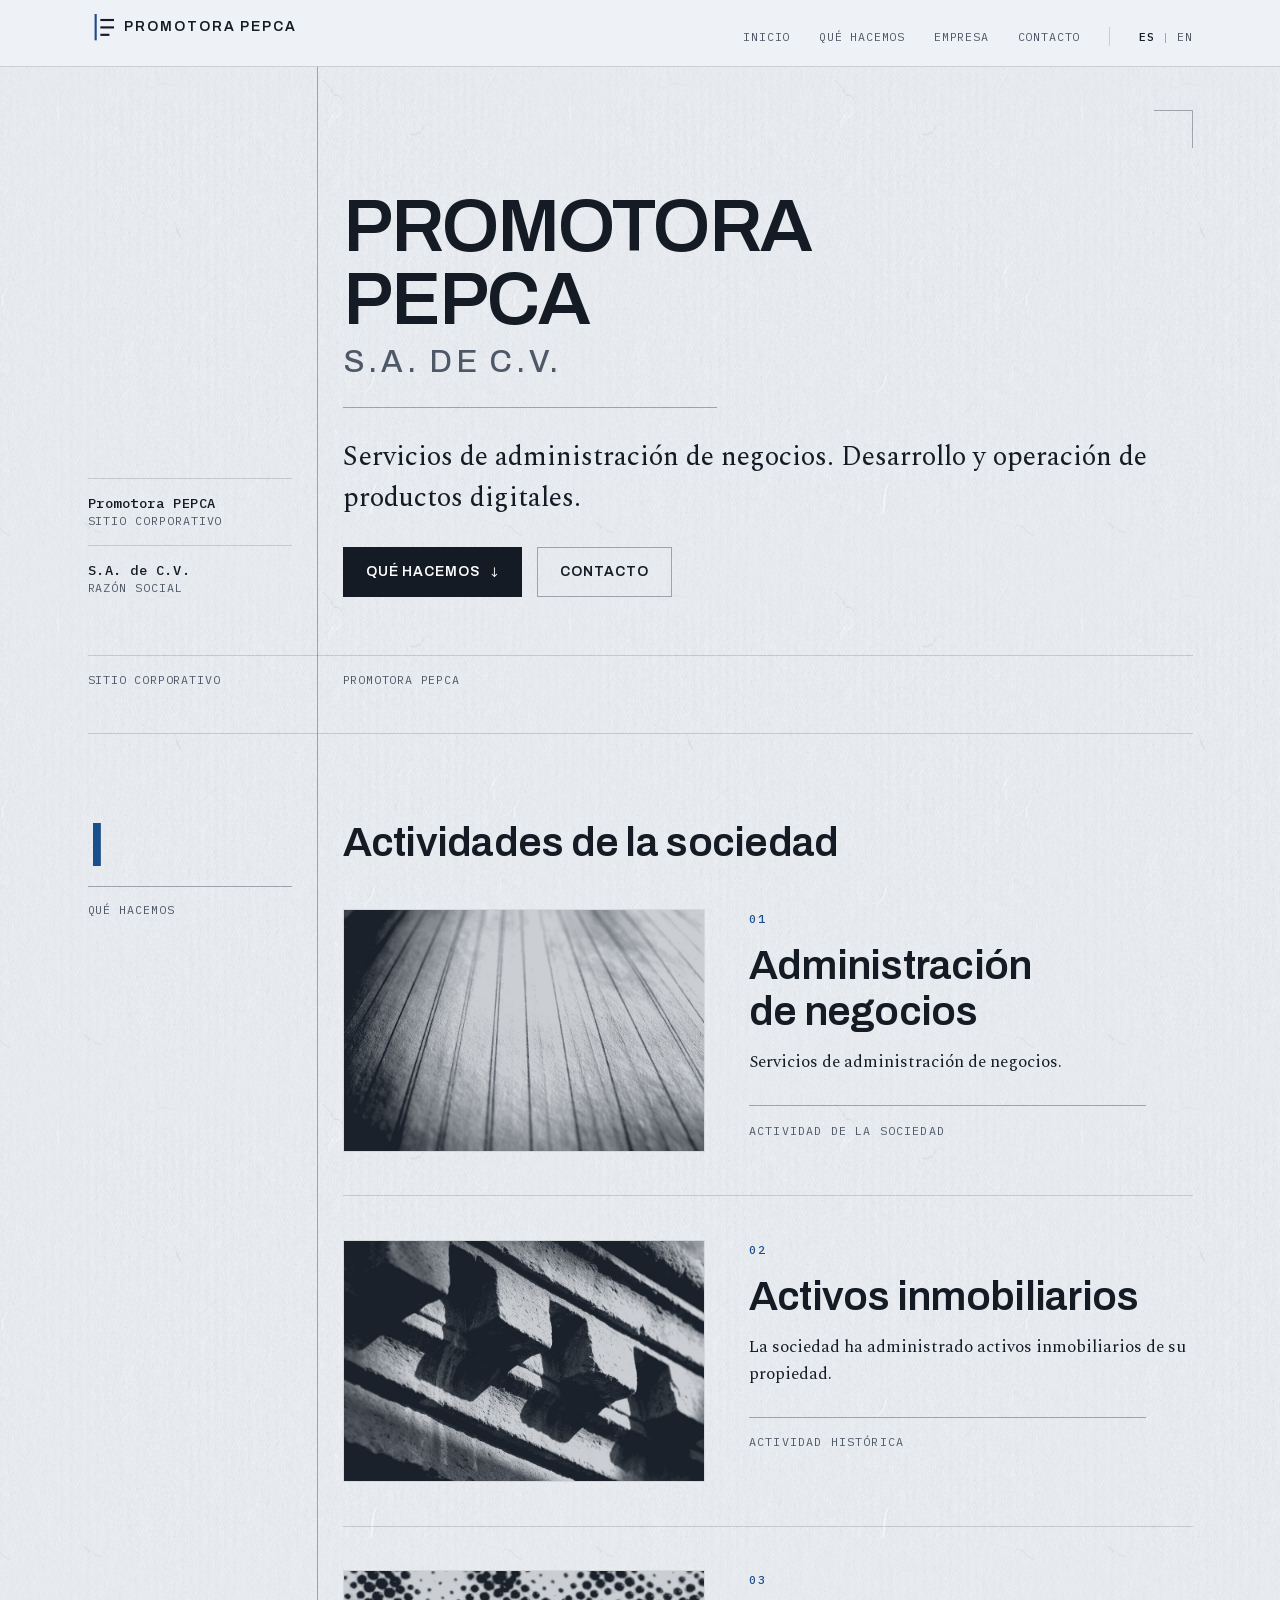
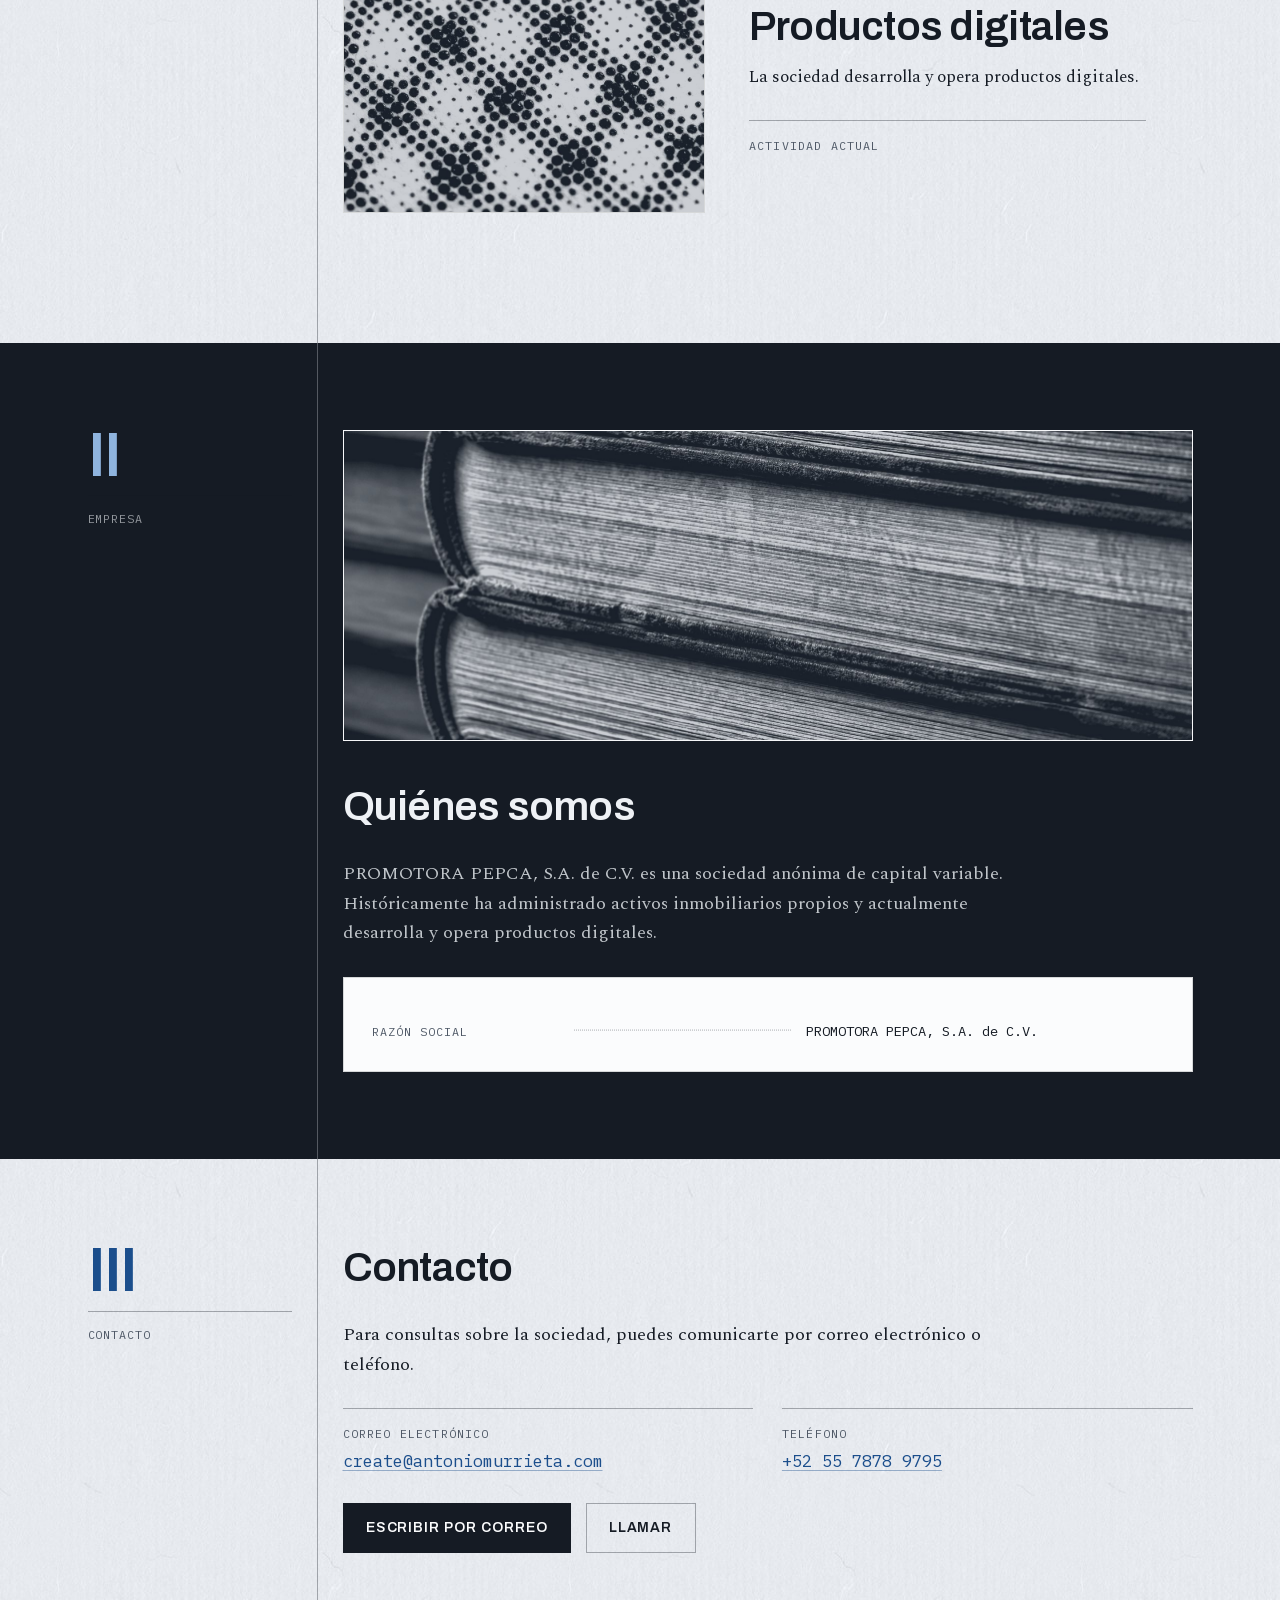
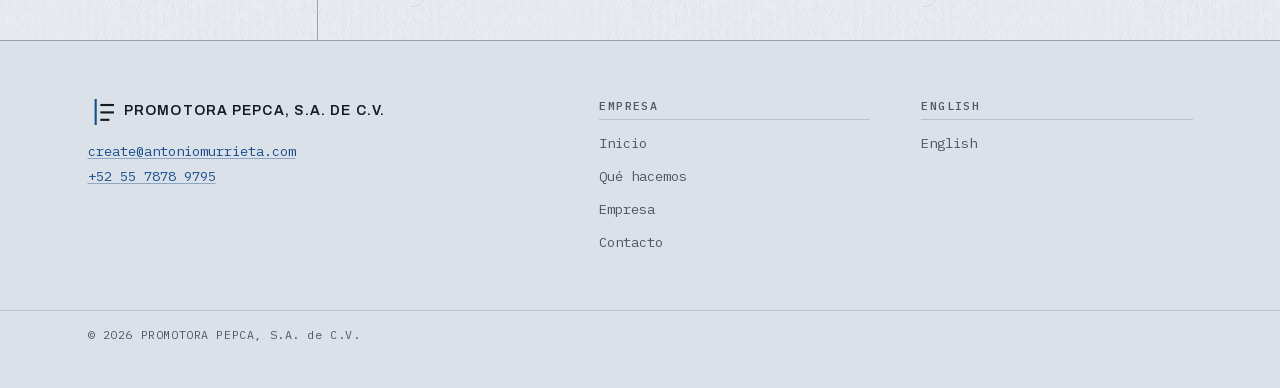
<file: index.html>
<!DOCTYPE html>
<html lang="es">
<head>
<meta charset="utf-8">
<meta name="viewport" content="width=device-width, initial-scale=1">
<title>PROMOTORA PEPCA, S.A. de C.V. — Sitio corporativo</title>
<meta name="description" content="PROMOTORA PEPCA, S.A. de C.V. Servicios de administración de negocios y desarrollo de productos digitales.">
<link rel="canonical" href="https://promotorapepca.com/">
<link rel="alternate" hreflang="es" href="https://promotorapepca.com/">
<link rel="alternate" hreflang="en" href="https://promotorapepca.com/en/">
<link rel="alternate" hreflang="x-default" href="https://promotorapepca.com/">
<link rel="stylesheet" href="css/pepca.css">
<link rel="icon" href="favicon.svg" type="image/svg+xml">
<link rel="apple-touch-icon" href="img/icono-180.png">
<meta property="og:type" content="website">
<meta property="og:site_name" content="Promotora PEPCA">
<meta property="og:locale" content="es_MX">
<meta property="og:url" content="https://promotorapepca.com/">
<meta property="og:title" content="PROMOTORA PEPCA, S.A. de C.V.">
<meta property="og:description" content="PROMOTORA PEPCA, S.A. de C.V. Servicios de administración de negocios y desarrollo de productos digitales.">
<meta property="og:image" content="https://promotorapepca.com/img/icono-180.png">
<meta property="og:image:width" content="180">
<meta property="og:image:height" content="180">
<meta name="twitter:card" content="summary">
<script type="application/ld+json">{
  "@context": "https://schema.org",
  "@type": "Organization",
  "name": "Promotora PEPCA",
  "legalName": "PROMOTORA PEPCA, S.A. de C.V.",
  "url": "https://promotorapepca.com/",
  "description": "PROMOTORA PEPCA, S.A. de C.V. Servicios de administración de negocios y desarrollo de productos digitales.",
  "email": "create@antoniomurrieta.com",
  "telephone": "+525578789795",
  "contactPoint": [
    {
      "@type": "ContactPoint",
      "contactType": "general enquiries",
      "email": "create@antoniomurrieta.com",
      "telephone": "+525578789795",
      "availableLanguage": [
        "es",
        "en"
      ]
    }
  ]
}</script>
</head>
<body>
<a class="saltar" href="#contenido">Saltar al contenido</a>
<header class="encabezado">
 <div class="encabezado-int">
  <a class="marca-grupo" href="./"><svg class="logo" viewBox="0 0 32 32" aria-hidden="true" focusable="false"><rect x="8" y="0" width="2.6" height="32" fill="#1b4e8c"/><rect x="15" y="6" width="17" height="2.6" fill="#151b24"/><rect x="15" y="15" width="17" height="2.6" fill="#151b24"/><rect x="15" y="24" width="11" height="2.6" fill="#151b24"/></svg><span class="marca-texto">Promotora PEPCA</span></a>
  <nav class="nav" aria-label="Inicio">
   <a href="#contenido">Inicio</a>
   <a href="#actividades">Qué hacemos</a>
   <a href="#empresa">Empresa</a>
   <a href="#contacto">Contacto</a>
  </nav>
  <div class="idioma">
   <span aria-current="page">ES</span><span class="idioma-sep" aria-hidden="true">|</span>
   <a href="en/" lang="en" hreflang="en">EN</a>
  </div>
 </div>
</header>
<main id="contenido">
 <div class="hoja">
  <section class="hero" aria-labelledby="razon-social">
   <div class="hero-margen">
    <span class="constante entra e1"><b>Promotora PEPCA</b>Sitio corporativo</span>
    <span class="constante entra e2"><b>S.A. de C.V.</b>Razón social</span>
   </div>
   <div class="hero-cuerpo">
    <h1 class="razon entra e1" id="razon-social"><span>Promotora</span><span>PEPCA</span><span class="razon-tipo">S.A. de C.V.</span></h1>
    <div class="filete" role="presentation"></div>
    <p class="hero-texto entra e3">Servicios de administración de negocios. Desarrollo y operación de productos digitales.</p>
    <div class="acciones entra e4">
     <a class="boton" href="#actividades">Qué hacemos <span class="flecha" aria-hidden="true">&#8595;</span></a>
     <a class="boton boton-linea" href="#contacto">Contacto</a>
    </div>
   </div>
   <div class="hero-pie entra e4"><span>Sitio corporativo</span><div class="hero-pie-resto"><span>Promotora PEPCA</span></div></div>
  </section>
  <section class="fila" id="actividades" aria-labelledby="t-actividades">
   <div class="margen"><span class="clausula">I</span><span class="rotulo">Qué hacemos</span></div>
   <div class="cuerpo"><h2 class="titulo" id="t-actividades">Actividades de la sociedad</h2><div class="actividades"><article class="actividad">
 <img class="actividad-lamina" src="img/act-01.jpg" alt="" role="presentation" width="900" height="600" loading="lazy" decoding="async">
 <div><span class="actividad-num">01</span><h3 class="actividad-titulo">Administración de negocios</h3><p>Servicios de administración de negocios.</p><span class="actividad-estado">Actividad de la sociedad</span></div>
</article>
<article class="actividad">
 <img class="actividad-lamina" src="img/act-02.jpg" alt="" role="presentation" width="900" height="600" loading="lazy" decoding="async">
 <div><span class="actividad-num">02</span><h3 class="actividad-titulo">Activos inmobiliarios</h3><p>La sociedad ha administrado activos inmobiliarios de su propiedad.</p><span class="actividad-estado">Actividad histórica</span></div>
</article>
<article class="actividad">
 <img class="actividad-lamina" src="img/act-03.jpg" alt="" role="presentation" width="900" height="600" loading="lazy" decoding="async">
 <div><span class="actividad-num">03</span><h3 class="actividad-titulo">Productos digitales</h3><p>La sociedad desarrolla y opera productos digitales.</p><span class="actividad-estado">Actividad actual</span></div>
</article></div></div>
  </section>
 </div>
 <div class="banda oscuro"><div class="hoja">
  <section class="fila" id="empresa" aria-labelledby="t-empresa">
   <div class="margen"><span class="clausula">II</span><span class="rotulo">Empresa</span></div>
   <div class="cuerpo prosa">
    <img class="lamina" src="img/volumenes.jpg" alt="" role="presentation" width="1700" height="620" loading="lazy" decoding="async">
    <h2 class="titulo" id="t-empresa">Quiénes somos</h2>
    <p>PROMOTORA PEPCA, S.A. de C.V. es una sociedad anónima de capital variable. Históricamente ha administrado activos inmobiliarios propios y actualmente desarrolla y opera productos digitales.</p>
    <dl class="registro" itemscope itemtype="https://schema.org/Organization">
     <div class="registro-fila"><dt>Razón social</dt><span class="registro-guia" aria-hidden="true"></span><dd itemprop="legalName">PROMOTORA PEPCA, S.A. de C.V.</dd></div>
    </dl>
   </div>
  </section>
 </div></div>
 <div class="hoja">
  <section class="fila" id="contacto" aria-labelledby="t-contacto">
   <div class="margen"><span class="clausula">III</span><span class="rotulo">Contacto</span></div>
   <div class="cuerpo">
    <h2 class="titulo" id="t-contacto">Contacto</h2><p>Para consultas sobre la sociedad, puedes comunicarte por correo electrónico o teléfono.</p>
    <dl class="contacto-directo">
     <div class="contacto-campo"><dt>Correo electrónico</dt><dd><a href="mailto:create@antoniomurrieta.com">create@antoniomurrieta.com</a></dd></div>
     <div class="contacto-campo"><dt>Teléfono</dt><dd><a href="tel:+525578789795">+52 55 7878 9795</a></dd></div>
    </dl>
    <div class="acciones"><a class="boton" href="mailto:create@antoniomurrieta.com">Escribir por correo</a><a class="boton boton-linea" href="tel:+525578789795">Llamar</a></div>
   </div>
  </section>
 </div>
</main>
<footer class="pie">
 <div class="pie-int">
  <div class="pie-col"><div class="pie-marca"><svg class="logo" viewBox="0 0 32 32" aria-hidden="true" focusable="false"><rect x="8" y="0" width="2.6" height="32" fill="#1b4e8c"/><rect x="15" y="6" width="17" height="2.6" fill="#151b24"/><rect x="15" y="15" width="17" height="2.6" fill="#151b24"/><rect x="15" y="24" width="11" height="2.6" fill="#151b24"/></svg><span class="pie-razon">PROMOTORA PEPCA, S.A. de C.V.</span></div><address class="pie-datos"><a href="mailto:create@antoniomurrieta.com">create@antoniomurrieta.com</a><br><a href="tel:+525578789795">+52 55 7878 9795</a></address></div>
  <div class="pie-col"><h2>Empresa</h2><ul class="pie-lista"><li><a href="#contenido">Inicio</a></li><li><a href="#actividades">Qué hacemos</a></li><li><a href="#empresa">Empresa</a></li><li><a href="#contacto">Contacto</a></li></ul></div>
  <div class="pie-col"><h2>English</h2><ul class="pie-lista"><li><a href="en/" lang="en" hreflang="en">English</a></li></ul></div>
 </div>
 <div class="pie-legal"><div class="pie-legal-int"><span>&copy; 2026 PROMOTORA PEPCA, S.A. de C.V.</span></div></div>
</footer>
</body>
</html>
</file>
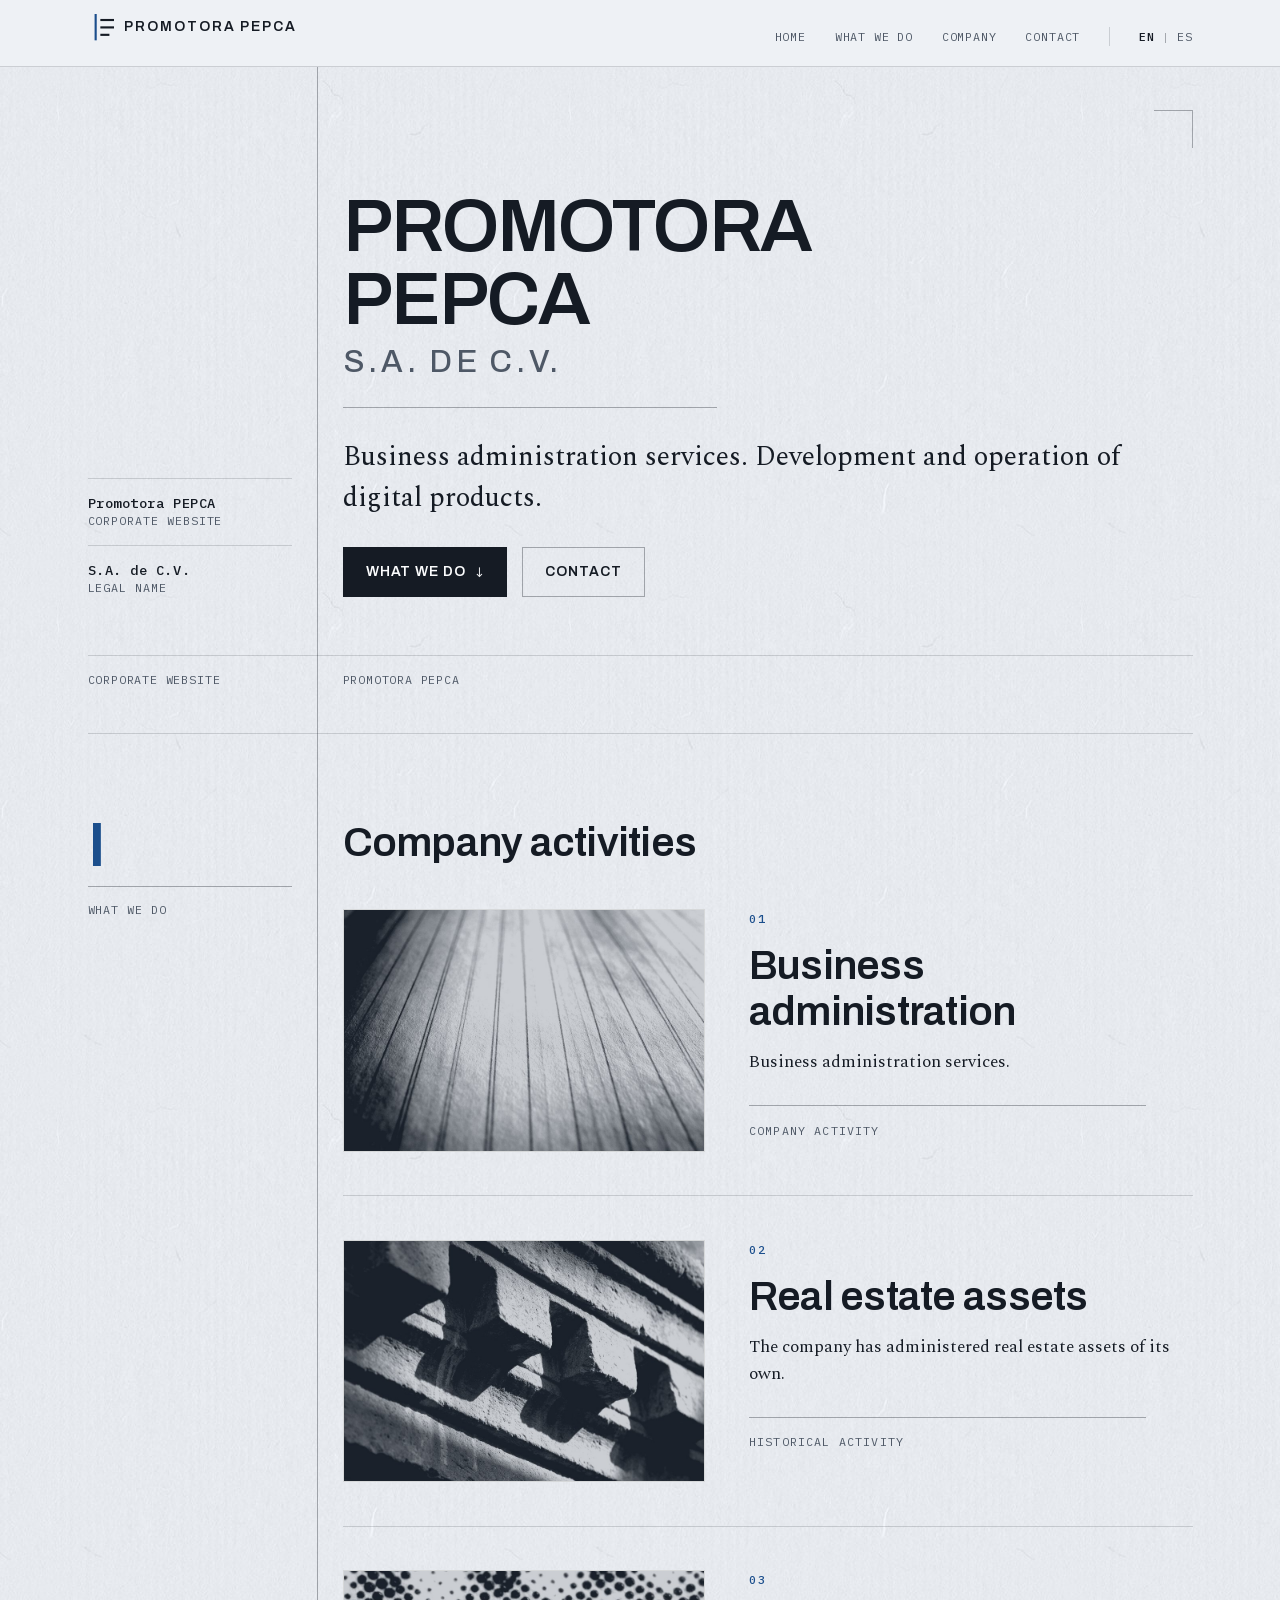
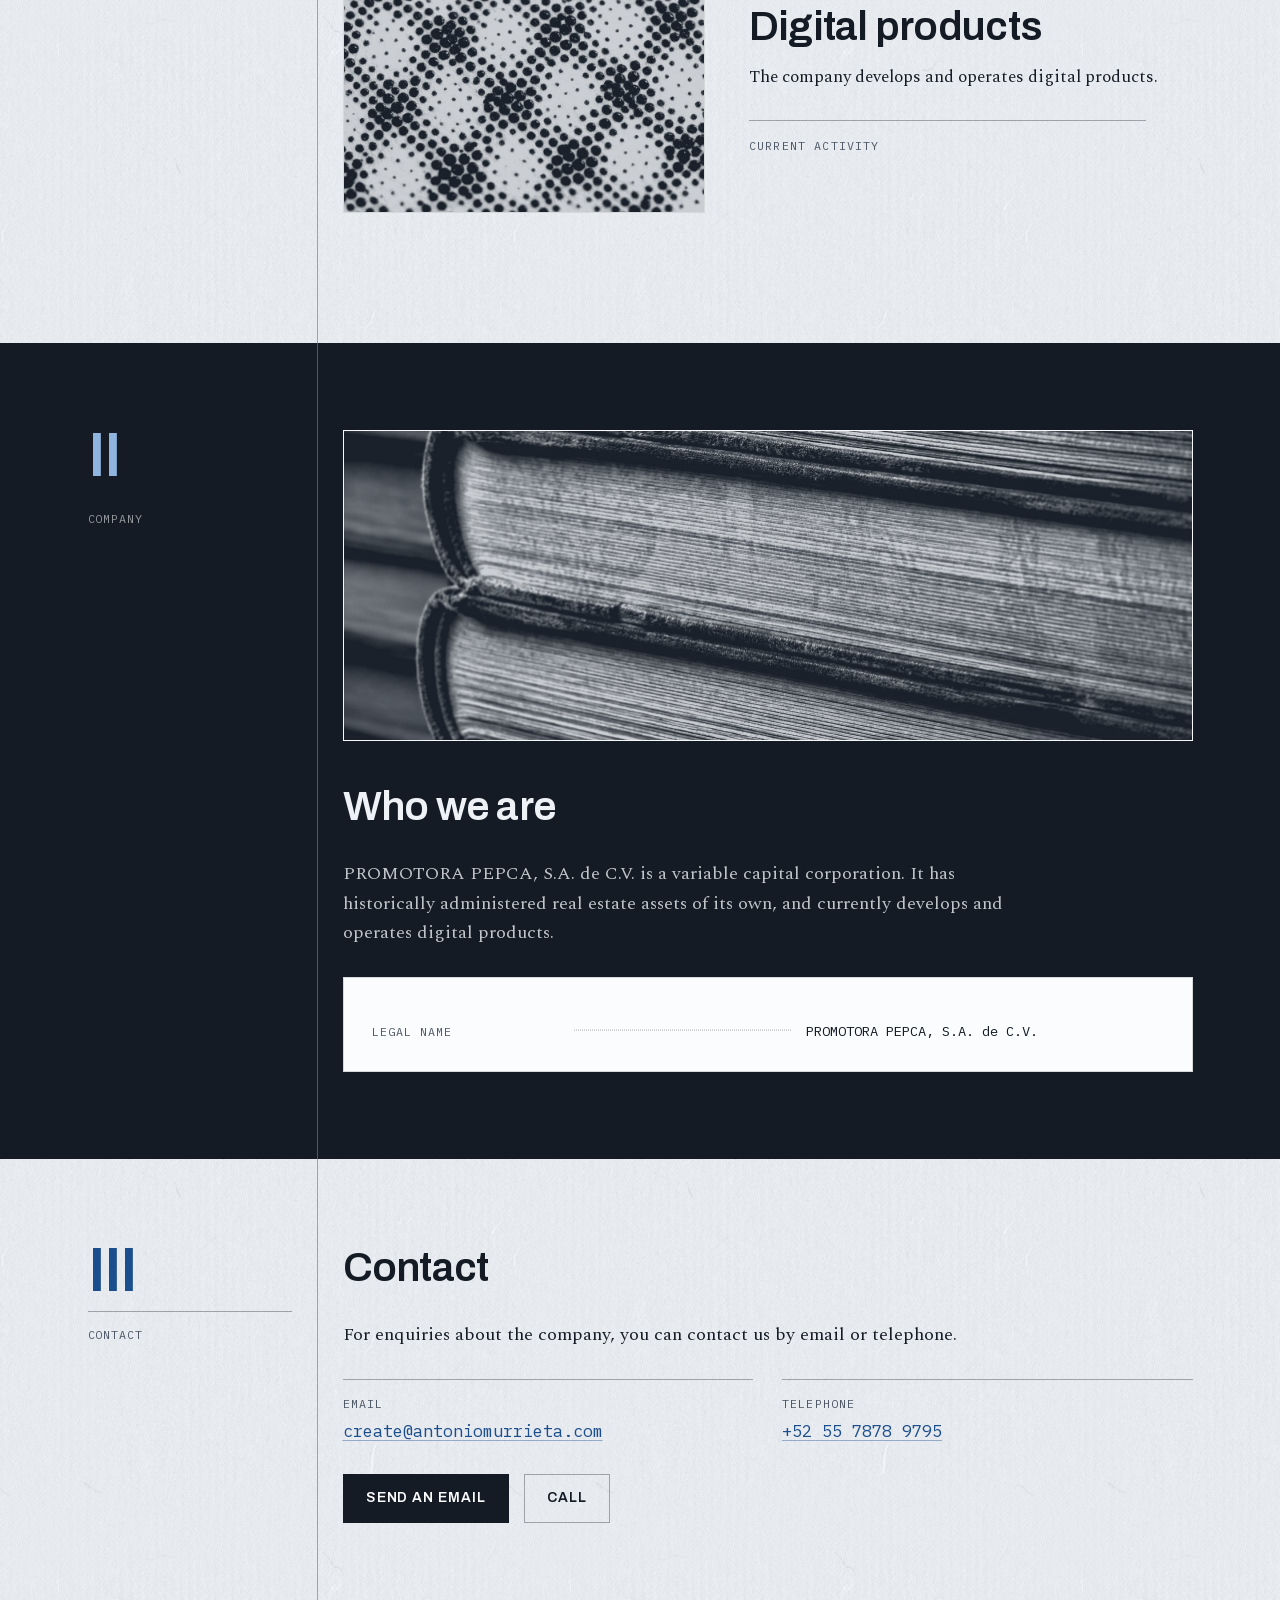
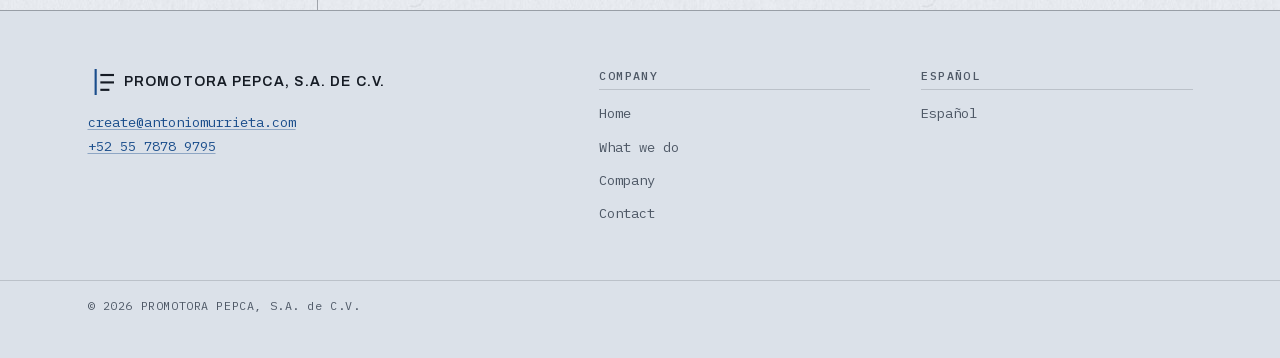
<file: en/index.html>
<!DOCTYPE html>
<html lang="en">
<head>
<meta charset="utf-8">
<meta name="viewport" content="width=device-width, initial-scale=1">
<title>PROMOTORA PEPCA, S.A. de C.V. — Corporate website</title>
<meta name="description" content="PROMOTORA PEPCA, S.A. de C.V. Business administration services and digital product development.">
<link rel="canonical" href="https://promotorapepca.com/en/">
<link rel="alternate" hreflang="es" href="https://promotorapepca.com/">
<link rel="alternate" hreflang="en" href="https://promotorapepca.com/en/">
<link rel="alternate" hreflang="x-default" href="https://promotorapepca.com/">
<link rel="stylesheet" href="../css/pepca.css">
<link rel="icon" href="../favicon.svg" type="image/svg+xml">
<link rel="apple-touch-icon" href="../img/icono-180.png">
<meta property="og:type" content="website">
<meta property="og:site_name" content="Promotora PEPCA">
<meta property="og:locale" content="en_US">
<meta property="og:url" content="https://promotorapepca.com/en/">
<meta property="og:title" content="PROMOTORA PEPCA, S.A. de C.V.">
<meta property="og:description" content="PROMOTORA PEPCA, S.A. de C.V. Business administration services and digital product development.">
<meta property="og:image" content="https://promotorapepca.com/img/icono-180.png">
<meta property="og:image:width" content="180">
<meta property="og:image:height" content="180">
<meta name="twitter:card" content="summary">
<script type="application/ld+json">{
  "@context": "https://schema.org",
  "@type": "Organization",
  "name": "Promotora PEPCA",
  "legalName": "PROMOTORA PEPCA, S.A. de C.V.",
  "url": "https://promotorapepca.com/",
  "description": "PROMOTORA PEPCA, S.A. de C.V. Business administration services and digital product development.",
  "email": "create@antoniomurrieta.com",
  "telephone": "+525578789795",
  "contactPoint": [
    {
      "@type": "ContactPoint",
      "contactType": "general enquiries",
      "email": "create@antoniomurrieta.com",
      "telephone": "+525578789795",
      "availableLanguage": [
        "es",
        "en"
      ]
    }
  ]
}</script>
</head>
<body>
<a class="saltar" href="#contenido">Skip to content</a>
<header class="encabezado">
 <div class="encabezado-int">
  <a class="marca-grupo" href="./"><svg class="logo" viewBox="0 0 32 32" aria-hidden="true" focusable="false"><rect x="8" y="0" width="2.6" height="32" fill="#1b4e8c"/><rect x="15" y="6" width="17" height="2.6" fill="#151b24"/><rect x="15" y="15" width="17" height="2.6" fill="#151b24"/><rect x="15" y="24" width="11" height="2.6" fill="#151b24"/></svg><span class="marca-texto">Promotora PEPCA</span></a>
  <nav class="nav" aria-label="Home">
   <a href="#contenido">Home</a>
   <a href="#actividades">What we do</a>
   <a href="#empresa">Company</a>
   <a href="#contacto">Contact</a>
  </nav>
  <div class="idioma">
   <span aria-current="page">EN</span><span class="idioma-sep" aria-hidden="true">|</span>
   <a href="../" lang="es" hreflang="es">ES</a>
  </div>
 </div>
</header>
<main id="contenido">
 <div class="hoja">
  <section class="hero" aria-labelledby="razon-social">
   <div class="hero-margen">
    <span class="constante entra e1"><b>Promotora PEPCA</b>Corporate website</span>
    <span class="constante entra e2"><b>S.A. de C.V.</b>Legal name</span>
   </div>
   <div class="hero-cuerpo">
    <h1 class="razon entra e1" id="razon-social"><span>Promotora</span><span>PEPCA</span><span class="razon-tipo">S.A. de C.V.</span></h1>
    <div class="filete" role="presentation"></div>
    <p class="hero-texto entra e3">Business administration services. Development and operation of digital products.</p>
    <div class="acciones entra e4">
     <a class="boton" href="#actividades">What we do <span class="flecha" aria-hidden="true">&#8595;</span></a>
     <a class="boton boton-linea" href="#contacto">Contact</a>
    </div>
   </div>
   <div class="hero-pie entra e4"><span>Corporate website</span><div class="hero-pie-resto"><span>Promotora PEPCA</span></div></div>
  </section>
  <section class="fila" id="actividades" aria-labelledby="t-actividades">
   <div class="margen"><span class="clausula">I</span><span class="rotulo">What we do</span></div>
   <div class="cuerpo"><h2 class="titulo" id="t-actividades">Company activities</h2><div class="actividades"><article class="actividad">
 <img class="actividad-lamina" src="../img/act-01.jpg" alt="" role="presentation" width="900" height="600" loading="lazy" decoding="async">
 <div><span class="actividad-num">01</span><h3 class="actividad-titulo">Business administration</h3><p>Business administration services.</p><span class="actividad-estado">Company activity</span></div>
</article>
<article class="actividad">
 <img class="actividad-lamina" src="../img/act-02.jpg" alt="" role="presentation" width="900" height="600" loading="lazy" decoding="async">
 <div><span class="actividad-num">02</span><h3 class="actividad-titulo">Real estate assets</h3><p>The company has administered real estate assets of its own.</p><span class="actividad-estado">Historical activity</span></div>
</article>
<article class="actividad">
 <img class="actividad-lamina" src="../img/act-03.jpg" alt="" role="presentation" width="900" height="600" loading="lazy" decoding="async">
 <div><span class="actividad-num">03</span><h3 class="actividad-titulo">Digital products</h3><p>The company develops and operates digital products.</p><span class="actividad-estado">Current activity</span></div>
</article></div></div>
  </section>
 </div>
 <div class="banda oscuro"><div class="hoja">
  <section class="fila" id="empresa" aria-labelledby="t-empresa">
   <div class="margen"><span class="clausula">II</span><span class="rotulo">Company</span></div>
   <div class="cuerpo prosa">
    <img class="lamina" src="../img/volumenes.jpg" alt="" role="presentation" width="1700" height="620" loading="lazy" decoding="async">
    <h2 class="titulo" id="t-empresa">Who we are</h2>
    <p>PROMOTORA PEPCA, S.A. de C.V. is a variable capital corporation. It has historically administered real estate assets of its own, and currently develops and operates digital products.</p>
    <dl class="registro" itemscope itemtype="https://schema.org/Organization">
     <div class="registro-fila"><dt>Legal name</dt><span class="registro-guia" aria-hidden="true"></span><dd itemprop="legalName">PROMOTORA PEPCA, S.A. de C.V.</dd></div>
    </dl>
   </div>
  </section>
 </div></div>
 <div class="hoja">
  <section class="fila" id="contacto" aria-labelledby="t-contacto">
   <div class="margen"><span class="clausula">III</span><span class="rotulo">Contact</span></div>
   <div class="cuerpo">
    <h2 class="titulo" id="t-contacto">Contact</h2><p>For enquiries about the company, you can contact us by email or telephone.</p>
    <dl class="contacto-directo">
     <div class="contacto-campo"><dt>Email</dt><dd><a href="mailto:create@antoniomurrieta.com">create@antoniomurrieta.com</a></dd></div>
     <div class="contacto-campo"><dt>Telephone</dt><dd><a href="tel:+525578789795">+52 55 7878 9795</a></dd></div>
    </dl>
    <div class="acciones"><a class="boton" href="mailto:create@antoniomurrieta.com">Send an email</a><a class="boton boton-linea" href="tel:+525578789795">Call</a></div>
   </div>
  </section>
 </div>
</main>
<footer class="pie">
 <div class="pie-int">
  <div class="pie-col"><div class="pie-marca"><svg class="logo" viewBox="0 0 32 32" aria-hidden="true" focusable="false"><rect x="8" y="0" width="2.6" height="32" fill="#1b4e8c"/><rect x="15" y="6" width="17" height="2.6" fill="#151b24"/><rect x="15" y="15" width="17" height="2.6" fill="#151b24"/><rect x="15" y="24" width="11" height="2.6" fill="#151b24"/></svg><span class="pie-razon">PROMOTORA PEPCA, S.A. de C.V.</span></div><address class="pie-datos"><a href="mailto:create@antoniomurrieta.com">create@antoniomurrieta.com</a><br><a href="tel:+525578789795">+52 55 7878 9795</a></address></div>
  <div class="pie-col"><h2>Company</h2><ul class="pie-lista"><li><a href="#contenido">Home</a></li><li><a href="#actividades">What we do</a></li><li><a href="#empresa">Company</a></li><li><a href="#contacto">Contact</a></li></ul></div>
  <div class="pie-col"><h2>Español</h2><ul class="pie-lista"><li><a href="../" lang="es" hreflang="es">Español</a></li></ul></div>
 </div>
 <div class="pie-legal"><div class="pie-legal-int"><span>&copy; 2026 PROMOTORA PEPCA, S.A. de C.V.</span></div></div>
</footer>
</body>
</html>
</file>
<file: css/pepca.css>
@font-face {
  font-family: 'Archivo';
  src: url('../fonts/archivo-var-400-700.woff2') format('woff2-variations'),
       url('../fonts/archivo-var-400-700.woff2') format('woff2');
  font-weight: 400 700;
  font-style: normal;
  font-display: swap;
}

@font-face {
  font-family: 'Spectral';
  src: url('../fonts/spectral-400.woff2') format('woff2');
  font-weight: 400;
  font-style: normal;
  font-display: swap;
}

@font-face {
  font-family: 'Spectral';
  src: url('../fonts/spectral-400-italic.woff2') format('woff2');
  font-weight: 400;
  font-style: italic;
  font-display: swap;
}

@font-face {
  font-family: 'Spectral';
  src: url('../fonts/spectral-600.woff2') format('woff2');
  font-weight: 600;
  font-style: normal;
  font-display: swap;
}

@font-face {
  font-family: 'IBM Plex Mono';
  src: url('../fonts/plexmono-400.woff2') format('woff2');
  font-weight: 400;
  font-style: normal;
  font-display: swap;
}

@font-face {
  font-family: 'IBM Plex Mono';
  src: url('../fonts/plexmono-500.woff2') format('woff2');
  font-weight: 500;
  font-style: normal;
  font-display: swap;
}



:root {
  
  --tinta:    #151b24;  
  --papel:    #eef1f5;  
  --foja:     #fbfcfd;  
  --hondo:    #dbe1e9;  
  --cobalto:  #1b4e8c;  
  --nota:     #4e5866;  
  --cobalto-claro: #8fb4de;  

  

  
  --linea:        rgba(21, 27, 36, 0.16);
  --linea:        color-mix(in srgb, var(--tinta) 16%, transparent);
  --linea-firme:  rgba(21, 27, 36, 0.34);
  --linea-firme:  color-mix(in srgb, var(--tinta) 34%, transparent);
  --cobalto-hover: #123a6c;

  
  --f-display: 'Archivo', 'Helvetica Neue', Arial, sans-serif;
  --f-texto:   'Spectral', Georgia, 'Times New Roman', serif;
  --f-dato:    'IBM Plex Mono', ui-monospace, 'SF Mono', Menlo, monospace;

  
  --t-xs:      0.6875rem;
  --t-sm:      0.8125rem;
  --t-base:    1rem;
  --t-md:      1.0625rem;
  --t-lg:      clamp(1.25rem, 1.05rem + 0.9vw, 1.6rem);
  --t-xl:      clamp(1.6rem, 1.2rem + 1.9vw, 2.4rem);
  --t-display: clamp(1.95rem, 0.9rem + 4.6vw, 4.4rem);
  --t-folio:   clamp(2.4rem, 1.4rem + 4.2vw, 4rem);

  
  --ritmo:   1.7rem;
  --e-1:     0.425rem;
  --e-2:     0.85rem;
  --e-3:     1.7rem;
  --e-4:     2.55rem;
  --e-5:     3.4rem;
  --e-6:     5.1rem;

  
  --medida:  70rem;
  --rail:    12rem;
  --gap:     3rem;
  --pad:     2.5rem;

  --ease:    cubic-bezier(0.33, 1, 0.68, 1);
}

@media (max-width: 60rem) {
  :root {
    --rail: 9rem;
    --gap:  2rem;
    --pad:  1.75rem;
  }
}

@media (max-width: 46rem) {
  :root {
    --gap:   0rem;
    --pad:   1.25rem;
    --ritmo: 1.6rem;
  }
}



*, *::before, *::after { box-sizing: border-box; }

html {
  font-size: 106.25%;               
  -webkit-text-size-adjust: 100%;
  scroll-behavior: smooth;
}

@media (max-width: 46rem) {
  html { font-size: 100%; }         
}

body {
  margin: 0;
  
  background-color: var(--papel);
  background-image: url('../img/papel.jpg');
  background-repeat: repeat;
  background-size: 512px 512px;
  color: var(--tinta);
  font-family: var(--f-texto);
  font-size: var(--t-md);
  line-height: 1.65;
  font-feature-settings: 'kern' 1, 'liga' 1;
  -webkit-font-smoothing: antialiased;
  text-rendering: optimizeLegibility;
}

h1, h2, h3, h4 {
  font-family: var(--f-display);
  font-weight: 600;
  line-height: 1.12;
  letter-spacing: -0.012em;
  margin: 0;
  text-wrap: balance;
}

p { margin: 0 0 var(--ritmo); max-width: 38em; }
p:last-child { margin-bottom: 0; }

a {
  color: var(--cobalto);
  text-decoration: underline;
  text-decoration-thickness: 1px;
  text-underline-offset: 0.18em;
  text-decoration-color: color-mix(in srgb, var(--cobalto) 40%, transparent);
  transition: color 0.15s linear, text-decoration-color 0.15s linear;
}

a {
  text-decoration-color: rgba(27, 78, 140, 0.4);
  text-decoration-color: color-mix(in srgb, var(--cobalto) 40%, transparent);
}

a:hover {
  color: var(--cobalto-hover);
  text-decoration-color: currentColor;
}

:focus-visible {
  outline: 2px solid var(--cobalto);
  outline-offset: 3px;
  border-radius: 1px;
}

::selection {
  background: rgba(27, 78, 140, 0.22);
  background: color-mix(in srgb, var(--cobalto) 22%, transparent);
}


.nav,
.idioma,
.hero-pie > *,
.hero-pie-resto > * { min-width: 0; }

.pendiente,
.registro dd,
.dato-grande { overflow-wrap: anywhere; }

.oculto-visual {
  position: absolute;
  width: 1px; height: 1px;
  padding: 0; margin: -1px;
  overflow: hidden;
  clip-path: inset(50%);
  white-space: nowrap;
  border: 0;
}

.saltar {
  position: absolute;
  left: var(--pad); top: -4rem;
  z-index: 50;
  background: var(--tinta);
  color: var(--foja);
  padding: var(--e-2) var(--e-3);
  font-family: var(--f-dato);
  font-size: var(--t-sm);
  text-decoration: none;
  transition: top 0.15s linear;
}
.saltar:focus { top: var(--e-2); color: var(--foja); }



.hoja {
  position: relative;
  max-width: var(--medida);
  margin-inline: auto;
  padding-inline: var(--pad);
}


.hoja::before {
  content: '';
  position: absolute;
  top: 0; bottom: 0;
  left: calc(var(--pad) + var(--rail) + var(--gap) / 2);
  width: 1px;
  background: var(--linea-firme);
  transform-origin: top;
  animation: trazar-vertical 0.9s var(--ease) backwards;
}

.fila {
  position: relative;
  display: grid;
  grid-template-columns: var(--rail) minmax(0, 1fr);
  column-gap: var(--gap);
  padding-block: var(--e-6);
  border-top: 1px solid var(--linea);
}

.fila:first-of-type { border-top: 0; }





.margen {
  position: sticky;
  top: var(--e-4);
  align-self: start;
  font-family: var(--f-dato);
  font-size: var(--t-xs);
  line-height: 1.5;
  letter-spacing: 0.08em;
  text-transform: uppercase;
  color: var(--nota);
}

.cuerpo { min-width: 0; }


.clausula {
  display: block;
  font-family: var(--f-display);
  font-size: clamp(2.2rem, 1.1rem + 3.4vw, 4rem);
  font-weight: 600;
  line-height: 0.82;
  letter-spacing: -0.03em;
  color: var(--cobalto);
  margin-bottom: var(--e-2);
}

.rotulo {
  display: block;
  padding-top: var(--e-2);
  border-top: 1px solid var(--linea-firme);
  color: var(--nota);
}

@media (max-width: 46rem) {
  .hoja::before { left: 0.5rem; }
  .fila {
    grid-template-columns: minmax(0, 1fr);
    padding-block: var(--e-5);
    row-gap: var(--e-2);
  }
  .margen {
    display: flex;
    flex-wrap: wrap;
    align-items: baseline;
    gap: 0 var(--e-2);
  }
  .clausula { margin-bottom: 0; }
}



.encabezado {
  border-bottom: 1px solid var(--linea);
  background: var(--papel);
}

.encabezado-int {
  max-width: var(--medida);
  margin-inline: auto;
  padding: var(--e-2) var(--pad);
  display: flex;
  flex-wrap: wrap;
  align-items: baseline;
  gap: var(--e-2) var(--e-3);
}

.nav {
  display: flex;
  flex-wrap: wrap;
  align-items: baseline;
  gap: var(--e-1) var(--e-3);
  font-family: var(--f-dato);
  font-size: var(--t-xs);
  letter-spacing: 0.07em;
  text-transform: uppercase;
}

.nav a {
  color: var(--nota);
  text-decoration: none;
  padding-block: 0.25rem;
  border-bottom: 1px solid transparent;
}

.nav a:hover { color: var(--tinta); border-bottom-color: var(--linea-firme); }

.nav a[aria-current='page'] {
  color: var(--tinta);
  border-bottom-color: var(--cobalto);
}

.idioma {
  display: flex;
  align-items: baseline;
  gap: var(--e-1);
  font-family: var(--f-dato);
  font-size: var(--t-xs);
  letter-spacing: 0.07em;
  padding-left: var(--e-3);
  border-left: 1px solid var(--linea);
}

.idioma a { color: var(--nota); text-decoration: none; }
.idioma a:hover { color: var(--tinta); }
.idioma [aria-current='page'] { color: var(--tinta); font-weight: 500; }
.idioma-sep { color: var(--linea-firme); }

@media (max-width: 46rem) {
  .marca { width: 100%; margin-right: 0; }
  .idioma { padding-left: 0; border-left: 0; margin-left: auto; }
}



.hero {
  position: relative;
  
  min-height: 82vh;
  min-height: min(74svh, 44rem);
  display: grid;
  grid-template-columns: var(--rail) minmax(0, 1fr);
  
  grid-template-rows: 1fr auto;
  column-gap: var(--gap);
  align-items: end;
  padding-block: var(--e-5) var(--e-4);
  border-top: 0;
}


.hero::after {
  content: '';
  position: absolute;
  top: var(--e-4);
  right: 0;
  width: 2.25rem;
  height: 2.25rem;
  border-top: 1px solid var(--linea-firme);
  border-right: 1px solid var(--linea-firme);
  pointer-events: none;
  animation: aparecer 0.6s linear 1.5s backwards;
}

.hero-margen {
  font-family: var(--f-dato);
  color: var(--nota);
}

.folio {
  display: block;
  font-family: var(--f-display);
  font-size: var(--t-folio);
  font-weight: 600;
  line-height: 0.95;
  letter-spacing: -0.02em;
  color: var(--cobalto);
  font-variant-numeric: tabular-nums;
  margin-bottom: var(--e-1);
}

.constante {
  display: block;
  font-size: var(--t-xs);
  line-height: 1.45;
  letter-spacing: 0.08em;
  text-transform: uppercase;
  padding-top: var(--e-2);
  margin-top: var(--e-2);
  border-top: 1px solid var(--linea);
}

.constante b {
  display: block;
  font-weight: 500;
  letter-spacing: 0.04em;
  color: var(--tinta);
  text-transform: none;
  font-size: var(--t-sm);
}

.razon {
  font-size: var(--t-display);
  font-weight: 600;
  letter-spacing: -0.025em;
  line-height: 0.98;
  text-transform: uppercase;
  margin-bottom: var(--e-3);
  text-wrap: pretty;
}

.razon span { display: block; }

.razon .razon-tipo {
  font-size: 0.42em;
  letter-spacing: 0.12em;
  font-weight: 500;
  color: var(--nota);
  margin-top: 0.35em;
}

.filete {
  height: 1px;
  background: var(--linea-firme);
  margin-bottom: var(--e-3);
  max-width: 22rem;
  transform-origin: left;
  animation: trazar-horizontal 0.9s var(--ease) 1.15s backwards;
}

.hero-texto {
  font-size: var(--t-lg);
  line-height: 1.5;
  max-width: 30em;
  text-wrap: pretty;
}



.hero-pie {
  grid-column: 1 / -1;
  display: grid;
  grid-template-columns: var(--rail) minmax(0, 1fr);
  column-gap: var(--gap);
  margin-top: var(--e-5);
  padding-top: var(--e-2);
  border-top: 1px solid var(--linea);
  font-family: var(--f-dato);
  font-size: var(--t-xs);
  letter-spacing: 0.07em;
  text-transform: uppercase;
  color: var(--nota);
}

.hero-pie-resto {
  display: flex;
  flex-wrap: wrap;
  gap: var(--e-1) var(--e-3);
  min-width: 0;
}

@media (max-width: 46rem) {
  .hero-pie { grid-template-columns: minmax(0, 1fr); row-gap: var(--e-1); }

  .hero {
    grid-template-columns: minmax(0, 1fr);
    grid-template-rows: auto auto auto;
    row-gap: var(--e-4);
    min-height: 0;
    padding-block: var(--e-5) var(--e-4);
  }
  .hero::after { display: none; }
  
  .hero-margen { display: block; }
  .folio { margin-bottom: var(--e-2); }
  .hero-pie { margin-top: var(--e-3); }
}



.titulo {
  font-size: var(--t-xl);
  letter-spacing: -0.018em;
  margin-bottom: var(--e-3);
}

.entrada {
  font-family: var(--f-display);
  font-size: var(--t-sm);
  font-weight: 600;
  letter-spacing: 0.11em;
  text-transform: uppercase;
  margin-top: var(--e-3);
  margin-bottom: var(--e-1);
}

.prosa > *:last-child { margin-bottom: 0; }

.prosa ul, .prosa ol {
  max-width: 38em;
  margin: 0 0 var(--ritmo);
  padding-left: 1.35em;
}

.prosa li { margin-bottom: var(--e-1); }
.prosa li::marker { color: var(--cobalto); }

.menudo {
  font-size: var(--t-sm);
  line-height: 1.6;
  color: var(--nota);
  max-width: 34em;
}



.registro {
  margin: 0 0 var(--e-3);
  background: var(--foja);
  border: 1px solid var(--linea);
  padding: var(--e-3) var(--e-3) var(--e-2);
}

.registro-fila {
  display: flex;
  align-items: baseline;
  gap: var(--e-2);
  padding-block: var(--e-2);
  border-bottom: 1px solid var(--linea);
}

.registro-fila:last-child { border-bottom: 0; }

.registro dt {
  flex: none;
  font-family: var(--f-dato);
  font-size: var(--t-xs);
  letter-spacing: 0.08em;
  text-transform: uppercase;
  color: var(--nota);
  width: 11rem;
}

.registro-guia {
  flex: 1 1 1.5rem;
  min-width: 1rem;
  height: 0;
  border-bottom: 1px dotted var(--linea-firme);
  transform: translateY(-0.3em);
}


.registro dd {
  flex: 0 1 21rem;
  width: 21rem;
  margin: 0;
  font-family: var(--f-dato);
  font-size: var(--t-sm);
  line-height: 1.5;
  color: var(--tinta);
  text-align: left;
}

@media (max-width: 46rem) {
  .registro { padding: var(--e-2) var(--e-3); }
  .registro-fila { flex-wrap: wrap; gap: 0.15rem; }
  .registro dt { width: 100%; }
  .registro-guia { display: none; }
  .registro dd { flex: 1 1 100%; width: 100%; }
}


.pendiente {
  font-family: var(--f-dato);
  font-size: 0.9em;
  color: var(--cobalto);
  background: rgba(27, 78, 140, 0.09);
  background: color-mix(in srgb, var(--cobalto) 9%, transparent);
  border-bottom: 1px dashed var(--cobalto);
  padding: 0.05em 0.3em;
  white-space: normal;
}



.tarjeta {
  background: var(--foja);
  border: 1px solid var(--linea);
  padding: var(--e-3);
  margin-bottom: var(--e-3);
  max-width: 40em;
}

.tarjeta:last-child { margin-bottom: 0; }

.dato-grande {
  font-family: var(--f-dato);
  font-size: var(--t-lg);
  line-height: 1.3;
  word-break: break-word;
}

.aviso {
  border-left: 2px solid var(--cobalto);
  padding: var(--e-2) 0 var(--e-2) var(--e-3);
  margin-top: var(--e-4);
  font-size: var(--t-sm);
  line-height: 1.6;
  color: var(--nota);
  max-width: 40em;
}

.vacio {
  border: 1px dashed var(--linea-firme);
  padding: var(--e-4) var(--e-3);
  text-align: center;
  font-family: var(--f-dato);
  font-size: var(--t-sm);
  color: var(--nota);
  max-width: 40em;
}



.pie {
  border-top: 1px solid var(--linea-firme);
  background: var(--hondo);
}

.pie-int {
  max-width: var(--medida);
  margin-inline: auto;
  padding: var(--e-5) var(--pad) var(--e-3);
  display: grid;
  grid-template-columns: minmax(0, 1.6fr) repeat(3, minmax(0, 1fr));
  gap: var(--e-4) var(--gap);
}

.pie-col > h2 {
  font-family: var(--f-dato);
  font-size: var(--t-xs);
  font-weight: 500;
  letter-spacing: 0.12em;
  text-transform: uppercase;
  color: var(--nota);
  margin-bottom: var(--e-2);
  padding-bottom: var(--e-1);
  border-bottom: 1px solid var(--linea);
}

.pie-marca {
  display: flex;
  align-items: center;
  gap: 0.6rem;
  margin-bottom: var(--e-2);
}

.pie-razon {
  font-family: var(--f-display);
  font-size: var(--t-sm);
  font-weight: 600;
  letter-spacing: 0.08em;
  text-transform: uppercase;
  color: var(--tinta);
}

.pie-datos {
  font-family: var(--f-dato);
  font-size: var(--t-sm);
  line-height: 1.8;
  color: var(--nota);
  font-style: normal;
  max-width: 26em;
}

.pie-datos b { font-weight: 500; color: var(--tinta); }

.pie-lista {
  list-style: none;
  margin: 0;
  padding: 0;
  font-family: var(--f-dato);
  font-size: var(--t-sm);
  line-height: 1.35;
}

.pie-lista li { margin-bottom: var(--e-2); }

.pie-lista a {
  color: var(--nota);
  text-decoration: none;
  border-bottom: 1px solid transparent;
}

.pie-lista a:hover { color: var(--tinta); border-bottom-color: var(--linea-firme); }


.pie-legal {
  border-top: 1px solid var(--linea);
  margin-top: var(--e-2);
}

.pie-legal-int {
  max-width: var(--medida);
  margin-inline: auto;
  padding: var(--e-2) var(--pad) var(--e-4);
  display: flex;
  flex-wrap: wrap;
  gap: var(--e-1) var(--e-3);
  font-family: var(--f-dato);
  font-size: var(--t-xs);
  letter-spacing: 0.05em;
  color: var(--nota);
}

.pie-legal-int > * { min-width: 0; }

@media (max-width: 62rem) {
  .pie-int { grid-template-columns: repeat(2, minmax(0, 1fr)); }
}

@media (max-width: 40rem) {
  .pie-int { grid-template-columns: minmax(0, 1fr); gap: var(--e-3); }
  }



.logo {
  display: block;
  width: 1.55rem;
  height: 1.55rem;
  flex: none;
}

.marca-grupo {
  display: flex;
  align-items: center;
  gap: 0.6rem;
  margin-right: auto;
  text-decoration: none;
  color: var(--tinta);
}

.marca-grupo:hover .marca-texto { color: var(--cobalto); }

.marca-texto {
  font-family: var(--f-display);
  font-size: var(--t-sm);
  font-weight: 600;
  letter-spacing: 0.14em;
  text-transform: uppercase;
  white-space: nowrap;
  transition: color 0.15s linear;
}



.acciones {
  display: flex;
  flex-wrap: wrap;
  gap: var(--e-2);
  margin-top: var(--e-3);
}

.boton {
  display: inline-flex;
  align-items: center;
  gap: 0.65em;
  padding: 0.9em 1.6em;
  font-family: var(--f-display);
  font-size: var(--t-sm);
  font-weight: 600;
  letter-spacing: 0.07em;
  text-transform: uppercase;
  text-decoration: none;
  border: 1px solid var(--tinta);
  background: var(--tinta);
  color: var(--foja);
  transition: background 0.15s linear, color 0.15s linear, border-color 0.15s linear;
}

.boton:hover {
  background: transparent;
  color: var(--tinta);
  text-decoration: none;
}

.boton-linea {
  background: transparent;
  color: var(--tinta);
  border-color: var(--linea-firme);
}

.boton-linea:hover {
  background: var(--tinta);
  color: var(--foja);
  border-color: var(--tinta);
}

.boton .flecha { font-family: var(--f-dato); font-weight: 400; }



.actividades { margin-top: var(--e-4); }

.actividad {
  display: grid;
  grid-template-columns: minmax(0, 0.9fr) minmax(0, 1.1fr);
  column-gap: var(--e-4);
  align-items: start;
  padding-block: var(--e-4);
  border-top: 1px solid var(--linea);
}

.actividad:first-child { border-top: 0; padding-top: 0; }

.actividad-lamina {
  display: block;
  width: 100%;
  height: auto;
  border: 1px solid var(--linea);
  background: var(--foja);
}

.actividad-num {
  display: block;
  font-family: var(--f-dato);
  font-size: var(--t-xs);
  font-weight: 500;
  letter-spacing: 0.16em;
  color: var(--cobalto);
  margin-bottom: var(--e-2);
}

.actividad-titulo {
  font-size: var(--t-xl);
  letter-spacing: -0.018em;
  margin-bottom: var(--e-2);
}

.actividad p {
  font-size: var(--t-base);
  line-height: 1.6;
  max-width: 34em;
  margin-bottom: var(--e-3);
}


.actividad-estado {
  display: block;
  max-width: 34em;
  font-family: var(--f-dato);
  font-size: var(--t-xs);
  letter-spacing: 0.1em;
  text-transform: uppercase;
  color: var(--nota);
  padding-top: var(--e-2);
  border-top: 1px solid var(--linea-firme);
}

@media (max-width: 52rem) {
  .actividad {
    grid-template-columns: minmax(0, 1fr);
    row-gap: var(--e-3);
  }
}




.crono,
.prosa .crono {
  list-style: none;
  margin: var(--e-3) 0 0;
  padding: 0;
  border-top: 1px solid var(--linea);
}

.crono li {
  display: grid;
  grid-template-columns: 6.5rem minmax(0, 1fr);
  gap: var(--e-2);
  padding-block: var(--e-2);
  border-bottom: 1px solid var(--linea);
  margin: 0;
}

.crono time {
  font-family: var(--f-dato);
  font-size: var(--t-sm);
  font-weight: 500;
  color: var(--cobalto);
  font-variant-numeric: tabular-nums;
}

.crono p { margin: 0; font-size: var(--t-base); max-width: 44em; }

@media (max-width: 40rem) {
  .crono li { grid-template-columns: minmax(0, 1fr); gap: 0.15rem; }
}



.banda-tinta {
  position: relative;
  overflow: hidden;
  background: var(--tinta);
  color: var(--papel);
  
}


.banda-tinta::after {
  content: '';
  position: absolute;
  top: 50%;
  right: -14%;
  width: 46rem;
  height: 46rem;
  transform: translateY(-50%);
  background-color: var(--cobalto-claro);
  -webkit-mask: url('../img/guilloche.svg') center / contain no-repeat;
  mask: url('../img/guilloche.svg') center / contain no-repeat;
  opacity: 0.17;
  pointer-events: none;
}


.oscuro .hoja { z-index: 1; }

@media (max-width: 46rem) {
  .banda-tinta::after { width: 30rem; height: 30rem; right: -30%; opacity: 0.13; }
}


.oscuro .pendiente {
  color: var(--cobalto-claro);
  background: rgba(143, 180, 222, 0.13);
  border-bottom-color: var(--cobalto-claro);
}

.oscuro .hoja::before {
  background: rgba(231, 235, 239, 0.3);
}

.oscuro .fila { border-top-color: rgba(231, 235, 239, 0.18); }
.oscuro .margen,
.oscuro .rotulo { color: rgba(231, 235, 239, 0.6); }
.oscuro .clausula { color: var(--cobalto-claro); }
.oscuro .titulo { color: var(--papel); }
.oscuro p { color: rgba(231, 235, 239, 0.82); }

.oscuro a {
  color: var(--cobalto-claro);
  text-decoration-color: rgba(143, 180, 222, 0.45);
}
.oscuro a:hover { color: #b9d2ec; text-decoration-color: currentColor; }

.oscuro .boton {
  background: var(--papel);
  color: var(--tinta);
  border-color: var(--papel);
  text-decoration: none;
}
.oscuro .boton:hover { background: transparent; color: var(--papel); }

.oscuro .boton-linea {
  background: transparent;
  color: var(--papel);
  border-color: rgba(231, 235, 239, 0.4);
}
.oscuro .boton-linea:hover {
  background: var(--papel);
  color: var(--tinta);
  border-color: var(--papel);
}

.oscuro :focus-visible { outline-color: var(--cobalto-claro); }


.contacto-directo {
  display: grid;
  gap: var(--e-3);
  margin-top: var(--e-3);
}

@media (min-width: 46rem) {
  .contacto-directo { grid-template-columns: repeat(2, minmax(0, 1fr)); }
}

.contacto-campo {
  border-top: 1px solid rgba(231, 235, 239, 0.22);
  padding-top: var(--e-2);
}

.contacto-campo dt {
  font-family: var(--f-dato);
  font-size: var(--t-xs);
  letter-spacing: 0.1em;
  text-transform: uppercase;
  color: rgba(231, 235, 239, 0.6);
  margin-bottom: 0.3rem;
}

.contacto-campo dd {
  margin: 0;
  font-family: var(--f-dato);
  font-size: var(--t-base);
  line-height: 1.55;
  color: var(--papel);
  overflow-wrap: anywhere;
}




@keyframes trazar-vertical   { from { transform: scaleY(0); } }
@keyframes trazar-horizontal { from { transform: scaleX(0); } }
@keyframes subir             { from { opacity: 0; transform: translateY(0.9rem); } }
@keyframes aparecer          { from { opacity: 0; } }

.entra {
  animation: subir 0.85s var(--ease) backwards;
  animation-delay: calc(0.35s + var(--i, 0) * 0.11s);
}


.e1 { --i: 1; }
.e2 { --i: 2; }
.e3 { --i: 3; }
.e4 { --i: 4; }
.e5 { --i: 5; }
.e6 { --i: 6; }

@media (prefers-reduced-motion: reduce) {
  html { scroll-behavior: auto; }
  .entra,
  .filete,
  .hero::after,
  .hoja::before { animation: none; }
}



.lamina {
  display: block;
  width: 100%;
  height: auto;
  margin-bottom: var(--e-4);
  border: 1px solid var(--linea);
  background: var(--foja);
}



@media (max-width: 46rem) {
  .margen { position: static; }
  .clausula { font-size: var(--t-lg); margin-bottom: 0; }
  .rotulo { border-top: 0; padding-top: 0; }
}



.banda,
.banda-tinta {
  background: var(--tinta);
  color: var(--papel);
}

.oscuro { color: var(--papel); }

.oscuro .entrada { color: var(--papel); }
.oscuro .crono { border-top-color: rgba(231, 235, 239, 0.22); }
.oscuro .crono li { border-bottom-color: rgba(231, 235, 239, 0.18); }
.oscuro .crono time { color: var(--cobalto-claro); }
.oscuro .prosa li::marker { color: var(--cobalto-claro); }
.oscuro strong { color: #fff; }


.oscuro .lamina,
.oscuro .actividad-lamina { border-color: rgba(231, 235, 239, 0.3); }

.pie-int { grid-template-columns: minmax(0, 1.7fr) repeat(2, minmax(0, 1fr)); }
@media (max-width: 46rem) { .pie-int { grid-template-columns: minmax(0, 1fr); } }

#contacto .contacto-campo { border-color: var(--linea-firme); }
#contacto .contacto-campo dt { color: var(--nota); }
#contacto .contacto-campo dd { color: var(--tinta); }
</file>
